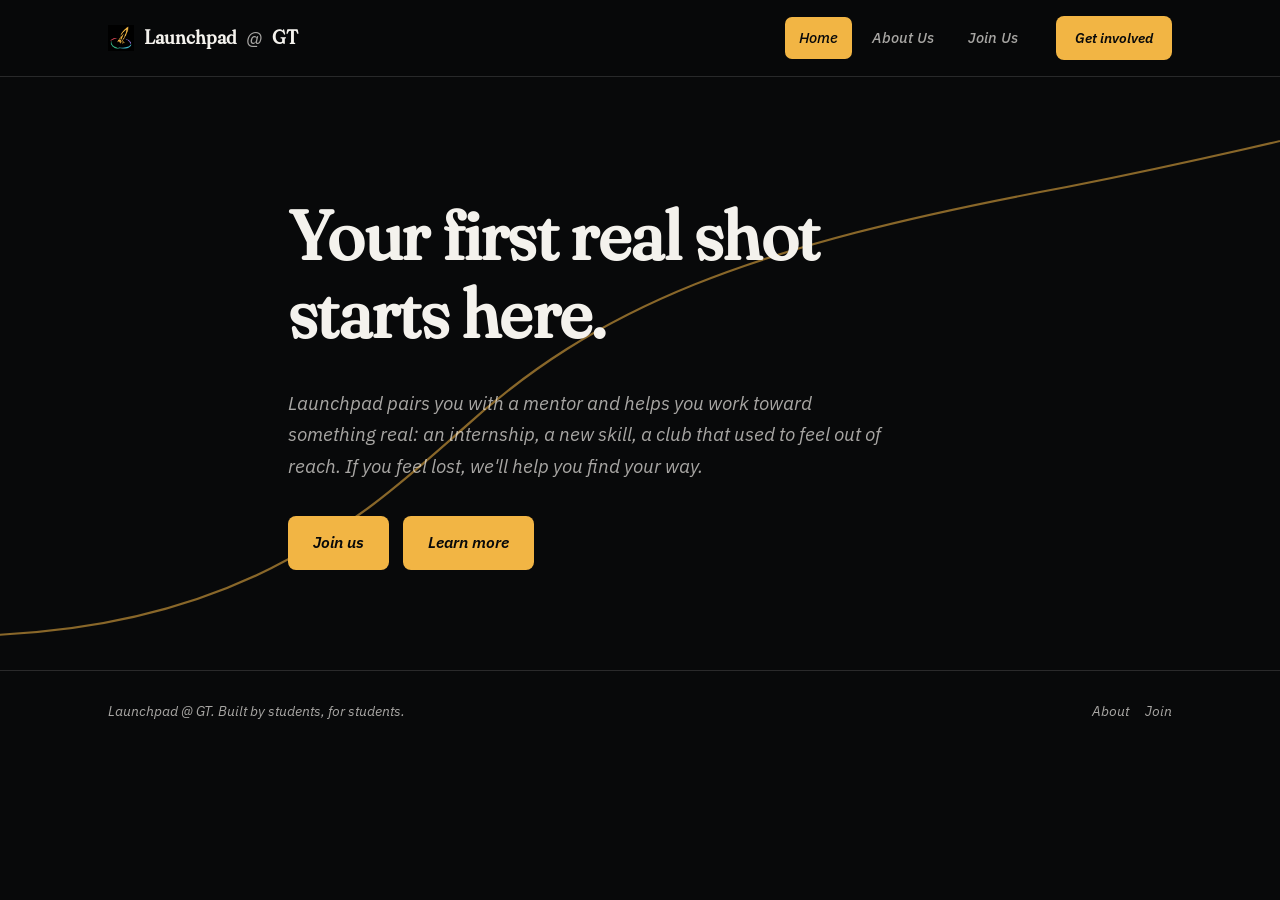
<file: index.html>
<!DOCTYPE html>
<html lang="en">
<head>
<meta charset="UTF-8">
<meta name="viewport" content="width=device-width, initial-scale=1.0">
<title>Launchpad @ GT</title>
<meta name="description" content="Launchpad @ GT is a mentee pipeline for students at Georgia Tech. We help you get real experience and build career skills, with support, not guarantees.">
<link rel="icon" href="Website Logo.png" type="image/png">
<link rel="stylesheet" href="style.css">
</head>
<body>

<div class="skip-link"><a href="#main">Skip to content</a></div>

<header class="site-header">
  <div class="wrap header-inner">
    <a class="brand" href="index.html">
      <img class="brand-mark" src="Website Logo.png" alt="Launchpad @ GT logo">
      Launchpad <span class="brand-at">@</span> GT
    </a>
    <nav class="site-nav" aria-label="Primary">
      <a href="index.html" aria-current="page">Home</a>
      <a href="about.html">About Us</a>
      <a href="join.html">Join Us</a>
    </nav>
    <a class="btn btn-small btn-primary nav-cta" href="join.html">Get involved</a>
    <button class="menu-toggle" id="menuToggle" aria-expanded="false" aria-controls="mobileNav" aria-label="Open menu">
      <span></span><span></span><span></span>
    </button>
  </div>
  <nav class="mobile-nav" id="mobileNav" aria-label="Mobile">
    <a href="index.html" aria-current="page">Home</a>
    <a href="about.html">About Us</a>
    <a href="join.html">Join Us</a>
    <a href="join.html" class="btn btn-primary">Get involved</a>
  </nav>
</header>

<main id="main">

  <!-- HERO -->
  <section class="hero">
    <div class="hero-trajectory" aria-hidden="true">
      <svg viewBox="0 0 1200 700" preserveAspectRatio="none">
        <path id="trajectoryPath" d="M -40 660 C 220 660, 340 520, 430 420 C 560 270, 700 200, 1000 130 C 1120 100, 1220 70, 1320 40"
          fill="none" stroke="#F2B544" stroke-width="2.5" stroke-linecap="round"/>
        <circle id="trajectoryDot" r="6" fill="#F2B544"/>
      </svg>
    </div>

    <div class="wrap hero-inner">
      <h1>Your first real shot<br>starts here.</h1>
      <p class="hero-sub">
        Launchpad pairs you with a mentor and helps you work toward something real:
        an internship, a new skill, a club that used to feel out of reach.
        If you feel lost, we'll help you find your way.
      </p>
      <div class="hero-actions">
        <a href="join.html" class="btn btn-primary">Join us</a>
        <a href="about.html" class="btn btn-primary">Learn more</a>


      </div>
    </div>
  </section>

 
</main>

<footer class="site-footer">
  <div class="wrap footer-inner">
    <span>Launchpad @ GT. Built by students, for students.</span>
    <span class="footer-links">
      <a href="about.html">About</a>
      <a href="join.html">Join</a>
    </span>
  </div>
</footer>

<script src="script.js"></script>
</body>
</html>
</file>
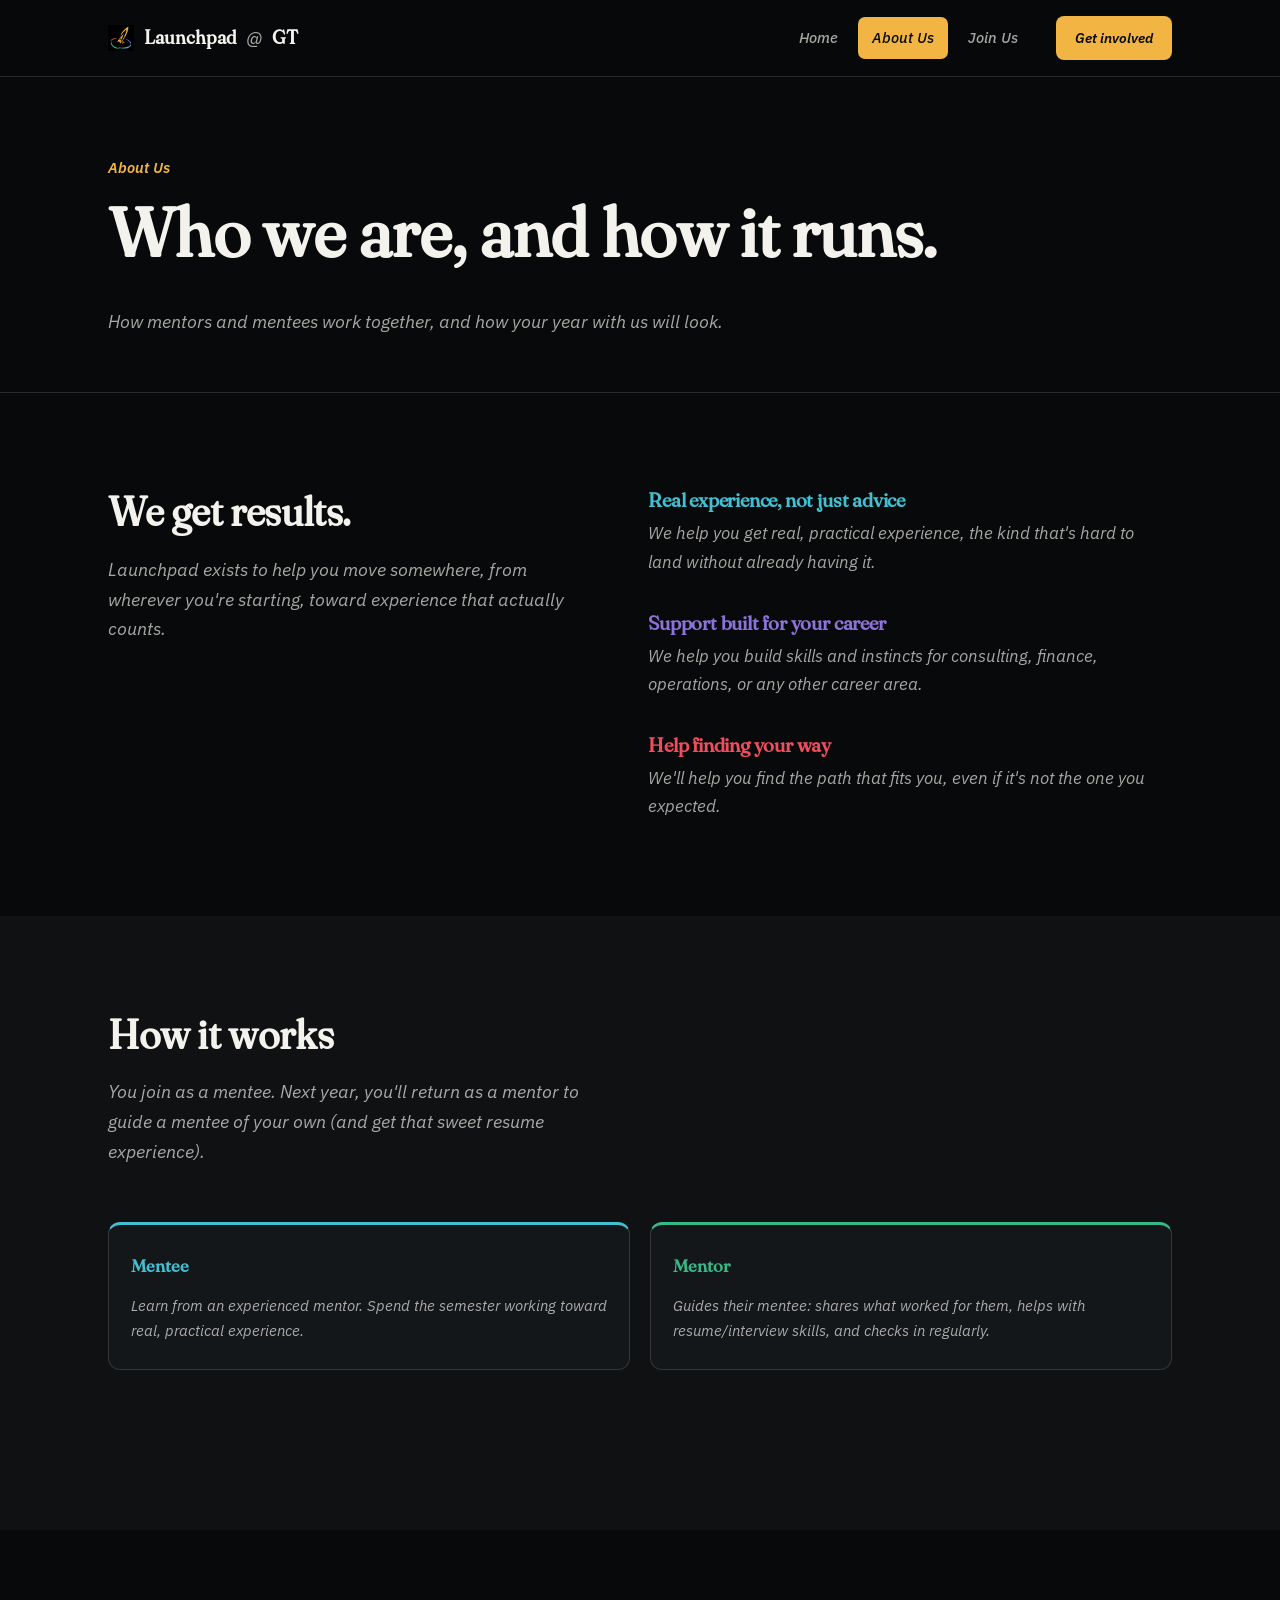
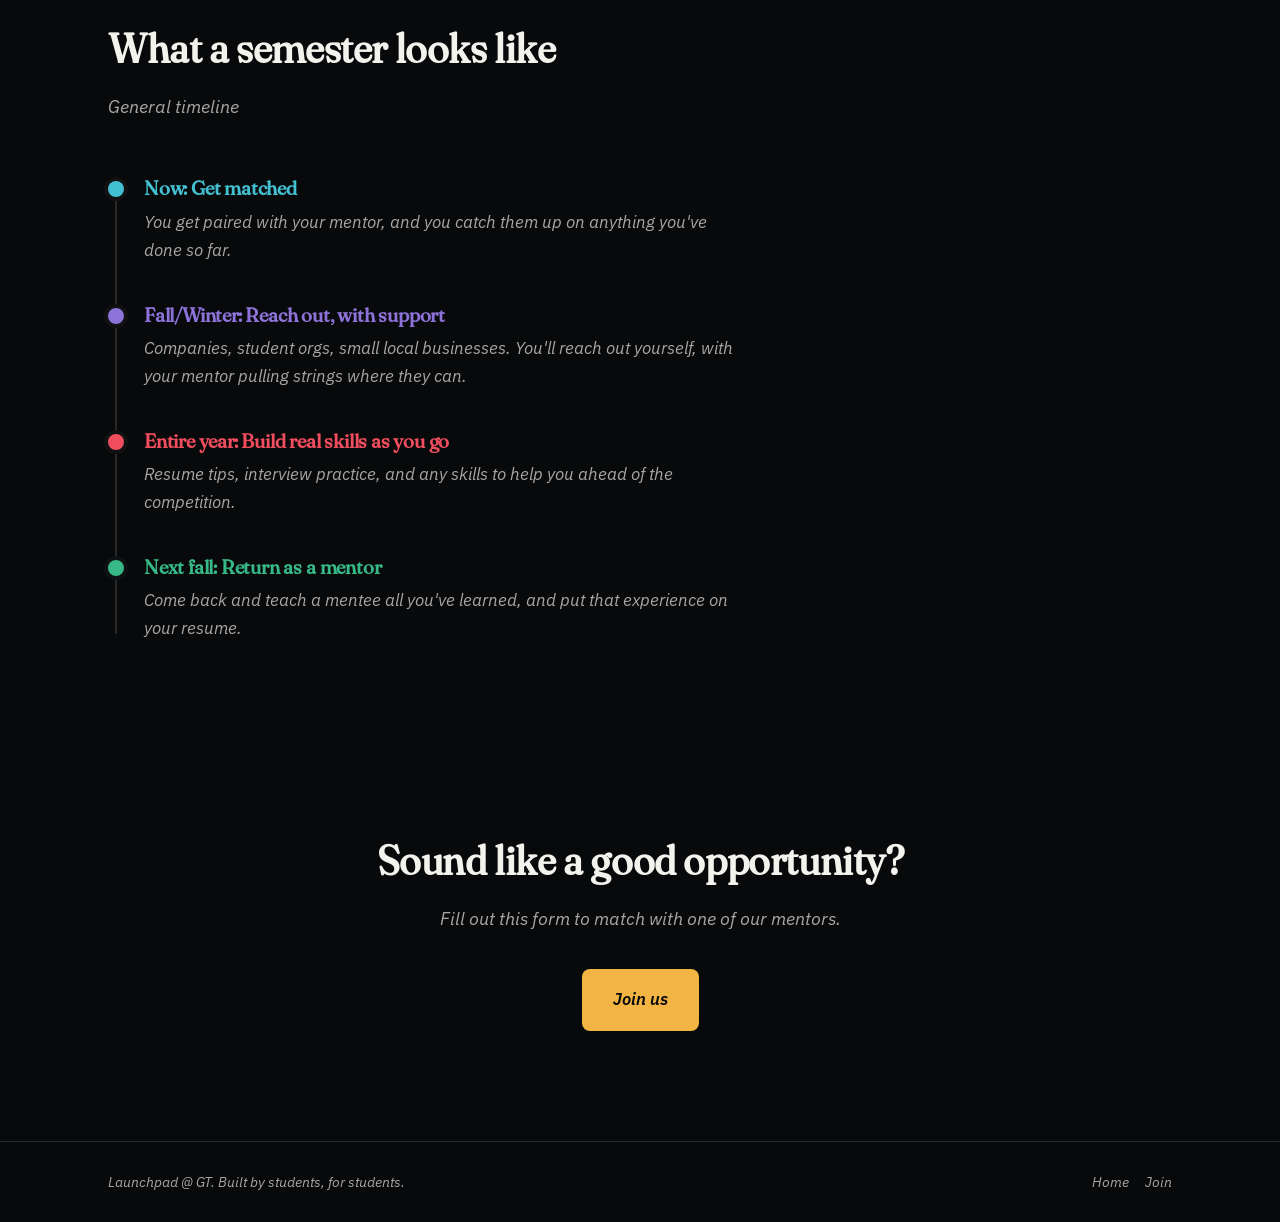
<file: about.html>
<!DOCTYPE html>
<html lang="en">
<head>
<meta charset="UTF-8">
<meta name="viewport" content="width=device-width, initial-scale=1.0">
<title>About Us: Launchpad @ GT</title>
<meta name="description" content="What Launchpad @ GT is, how mentors and mentees work together, and what your semester will look like.">
<link rel="icon" href="Website Logo.png" type="image/png">
<link rel="stylesheet" href="style.css">
</head>
<body>

<div class="skip-link"><a href="#main">Skip to content</a></div>

<header class="site-header">
  <div class="wrap header-inner">
    <a class="brand" href="index.html">
      <img class="brand-mark" src="Website Logo.png" alt="Launchpad @ GT logo">
      Launchpad <span class="brand-at">@</span> GT
    </a>
    <nav class="site-nav" aria-label="Primary">
      <a href="index.html">Home</a>
      <a href="about.html" aria-current="page">About Us</a>
      <a href="join.html">Join Us</a>
    </nav>
    <a class="btn btn-small btn-primary nav-cta" href="join.html">Get involved</a>
    <button class="menu-toggle" id="menuToggle" aria-expanded="false" aria-controls="mobileNav" aria-label="Open menu">
      <span></span><span></span><span></span>
    </button>
  </div>
  <nav class="mobile-nav" id="mobileNav" aria-label="Mobile">
    <a href="index.html">Home</a>
    <a href="about.html" aria-current="page">About Us</a>
    <a href="join.html">Join Us</a>
    <a href="join.html" class="btn btn-primary">Get involved</a>
  </nav>
</header>

<main id="main">

  <section class="page-hero">
    <div class="wrap">
      <p class="eyebrow">About Us</p>
      <h1>Who we are, and how it runs.</h1>
      <p class="lede">
        How mentors and mentees work together, and how
        your year with us will look.
      </p>
    </div>
  </section>

  <!-- WHO WE ARE -->
  <section class="section" id="who">
    <div class="wrap who-grid">
      <div class="who-copy">
        <h2>We get results.</h2>
        <p class="lede">
          Launchpad exists to help you move somewhere, from wherever you're starting, toward
          experience that actually counts.
        </p>
      </div>
      <ul class="who-list">
        <li>
          <div>
            <h3 style="color:#42BFD0">Real experience, not just advice</h3>
            <p>We help you get real, practical experience, the kind that's hard to land without already having it.</p>
          </div>
        </li>
        <li>
          <div>
            <h3 style="color:#8D72D9">Support built for your career</h3>
            <p>We help you build skills and instincts for consulting, finance, operations, or any other career area.</p>
          </div>
        </li>
        <li>
          <div>
            <h3 style="color:#F04E5E">Help finding your way</h3>
            <p>We'll help you find the path that fits you, even if it's not the one you expected.</p>
          </div>
        </li>
      </ul>
    </div>
  </section>

  <!-- PIPELINE / ROLES -->
  <section class="section section-tint" id="pipeline">
    <div class="wrap">
      <div class="section-head">
        <h2>How it works</h2>
        <p class="lede">You join as a mentee. Next year, you'll return as a mentor to guide a mentee of your own (and get that sweet resume experience).</p>
      </div>

      <div class="roles">
        <div class="role-node" style="--accent:#42BFD0">
          <div class="role-badge">Mentee</div>
          <p>Learn from an experienced mentor. Spend the semester working toward real, practical experience.</p>
        </div>
        <div class="role-node" style="--accent:#36B887">
          <div class="role-badge">Mentor</div>
          <p>Guides their mentee: shares what worked for them, helps with resume/interview skills, and checks in regularly.</p>
        </div>
      </div>
    </div>
  </section>

  <!-- TIMELINE -->
  <section class="section" id="timeline">
    <div class="wrap">
      <div class="section-head">
        <h2>What a semester looks like</h2>
        <p class="lede">General timeline</p>
      </div>

      <ol class="timeline">
        <li style="--accent:#42BFD0">
          <span class="timeline-dot"></span>
          <div class="timeline-body">
            <h3>Now: Get matched</h3>
            <p>You get paired with your mentor, and you catch them up on anything you've done so far.</p>
          </div>
        </li>
        <li style="--accent:#8D72D9">
          <span class="timeline-dot"></span>
          <div class="timeline-body">
            <h3>Fall/Winter: Reach out, with support</h3>
            <p>Companies, student orgs, small local businesses. You'll reach out yourself, with your mentor pulling strings where they can.</p>
          </div>
        </li>
        <li style="--accent:#F04E5E">
          <span class="timeline-dot"></span>
          <div class="timeline-body">
            <h3>Entire year: Build real skills as you go</h3>
            <p>Resume tips, interview practice, and any skills to help you ahead of the competition.</p>
          </div>
        </li>
        <li style="--accent:#36B887">
          <span class="timeline-dot"></span>
          <div class="timeline-body">
            <h3>Next fall: Return as a mentor</h3>
            <p>Come back and teach a mentee all you've learned, and put that experience on your resume.</p>
          </div>
        </li>
      </ol>
    </div>
  </section>

  <!-- CTA -->
  <section class="cta-band">
    <div class="wrap cta-band-inner">
      <h2>Sound like a good opportunity?</h2>
      <p class="lede">Fill out this form to match with one of our mentors.</p>
      <div class="cta-actions">
        <a class="btn btn-primary btn-large" href="join.html">Join us</a>
      </div>
    </div>
  </section>

</main>

<footer class="site-footer">
  <div class="wrap footer-inner">
    <span>Launchpad @ GT. Built by students, for students.</span>
    <span class="footer-links">
      <a href="index.html">Home</a>
      <a href="join.html">Join</a>
    </span>
  </div>
</footer>

<script src="script.js"></script>
</body>
</html>
</file>
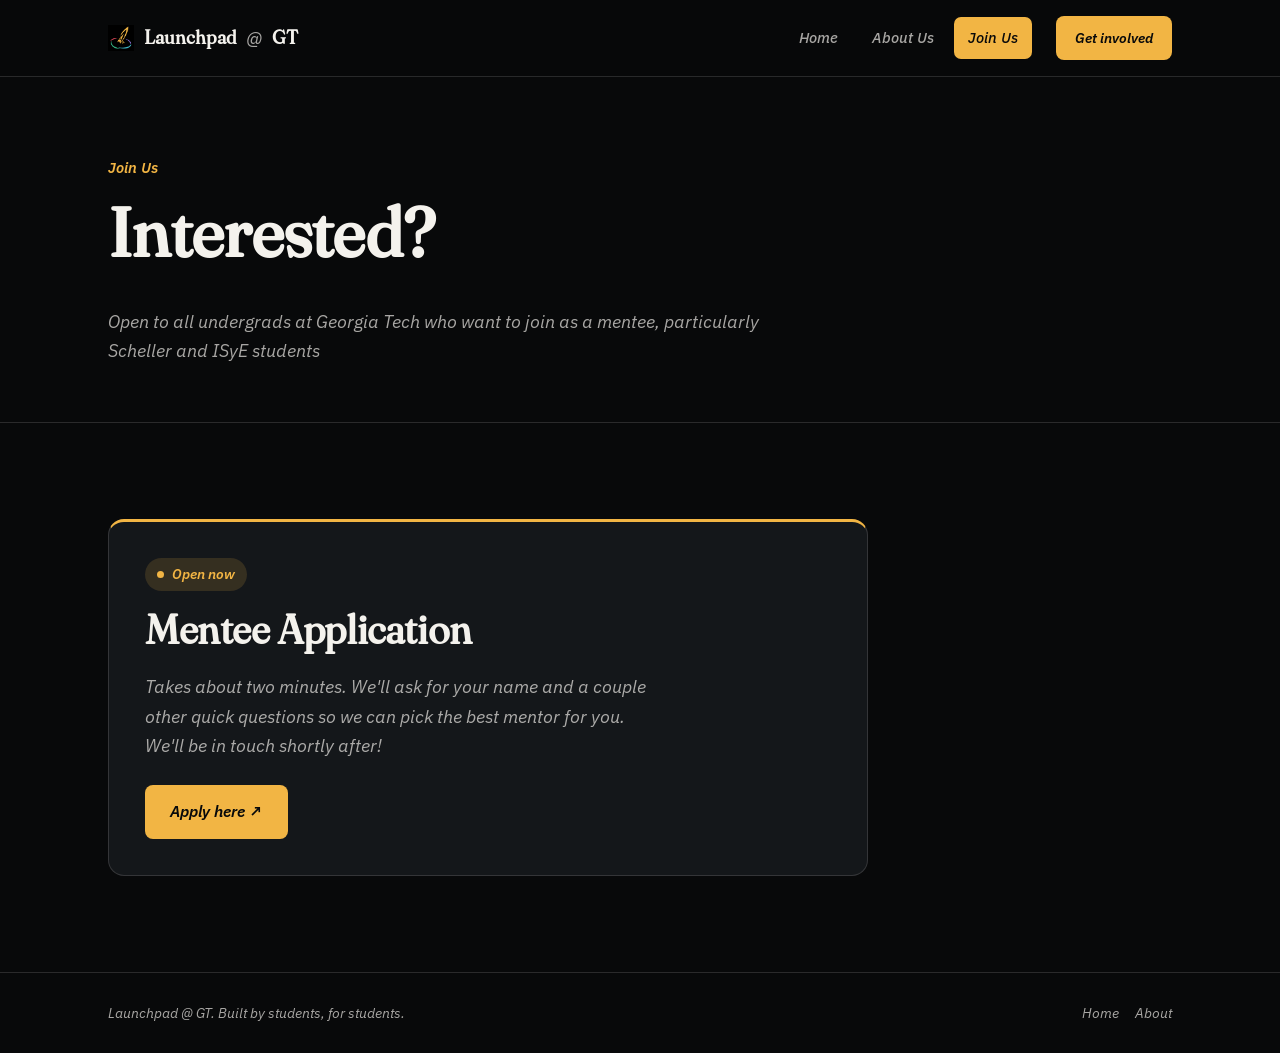
<file: join.html>
<!DOCTYPE html>
<html lang="en">
<head>
<meta charset="UTF-8">
<meta name="viewport" content="width=device-width, initial-scale=1.0">
<title>Join Us: Launchpad @ GT</title>
<meta name="description" content="Fill out the Launchpad @ GT application to join as a mentee.">
<link rel="icon" href="Website Logo.png" type="image/png">
<link rel="stylesheet" href="style.css">
</head>
<body>

<div class="skip-link"><a href="#main">Skip to content</a></div>

<header class="site-header">
  <div class="wrap header-inner">
    <a class="brand" href="index.html">
      <img class="brand-mark" src="Website Logo.png" alt="Launchpad @ GT logo">
      Launchpad <span class="brand-at">@</span> GT
    </a>
    <nav class="site-nav" aria-label="Primary">
      <a href="index.html">Home</a>
      <a href="about.html">About Us</a>
      <a href="join.html" aria-current="page">Join Us</a>
    </nav>
    <a class="btn btn-small btn-primary nav-cta" href="join.html">Get involved</a>
    <button class="menu-toggle" id="menuToggle" aria-expanded="false" aria-controls="mobileNav" aria-label="Open menu">
      <span></span><span></span><span></span>
    </button>
  </div>
  <nav class="mobile-nav" id="mobileNav" aria-label="Mobile">
    <a href="index.html">Home</a>
    <a href="about.html">About Us</a>
    <a href="join.html" aria-current="page">Join Us</a>
    <a href="join.html" class="btn btn-primary">Get involved</a>
  </nav>
</header>

<main id="main">

  <section class="page-hero">
    <div class="wrap">
      <p class="eyebrow">Join Us</p>
      <h1>Interested?</h1>
      <p class="lede">
        Open to all undergrads at Georgia Tech who want to join as a mentee, particularly Scheller and ISyE students
      </p>
    </div>
  </section>

  <section class="section">
    <div class="wrap join-sections">

      <!-- APPLICATION: OPEN NOW -->
      <div class="form-card is-open">
        <span class="form-status open"><span class="dot"></span>Open now</span>
        <h2>Mentee Application</h2>
        <p class="lede" style="margin-bottom:0;">
          Takes about two minutes. We'll ask for your name and a couple
          other quick questions so we can pick the best mentor for you.
          We'll be in touch shortly after!
        </p>
        <div style="margin-top:24px; display:flex; gap:14px; flex-wrap:wrap;">
          <a class="btn btn-primary" href="https://docs.google.com/forms/d/e/1FAIpQLSc1DKhWwj-8DT7sg8zHjoCsRxe5hPAPkyyf8qrt_98BC-T6mw/viewform?usp=sharing&ouid=116198448071888334421" target="_blank" rel="noopener">Apply here ↗</a>
        </div>

      </div>
    </div>
  </section>

</main>

<footer class="site-footer">
  <div class="wrap footer-inner">
    <span>Launchpad @ GT. Built by students, for students.</span>
    <span class="footer-links">
      <a href="index.html">Home</a>
      <a href="about.html">About</a>
    </span>
  </div>
</footer>

<script src="script.js"></script>
</body>
</html>
</file>
<file: style.css>
/* ---------------------------------------------------------
   Launchpad @ GT fonts
--------------------------------------------------------- */
@font-face{
  font-family: 'Fraunces';
  src: url('Fraunces72pt-Regular.ttf') format('truetype');
  font-weight: 400;
  font-style: normal;
  font-display: swap;
}


@font-face{
  font-family: 'IBM Plex Sans';
  src: url('IBMPlexSans-Italic-VariableFont_wdth_wght.ttf') format('truetype-variations');
  font-weight: 100 700;
  font-style: italic;
  font-display: swap;
}

/* ---------------------------------------------------------
   Tokens
--------------------------------------------------------- */
:root{
  --black: #08090A;
  --panel: #0F1113;
  --panel-2: #14171A;
  --white: #F4F2ED;
  --white-dim: rgba(244,242,237,0.68);
  --white-faint: rgba(244,242,237,0.14);
  --amber: #F2B544;
  --coral: #F04E5E;
  --jade: #36B887;
  --iris: #8D72D9;
  --cyan: #42BFD0;

  --font-display: 'Fraunces', Georgia, serif;
  --font-body: 'IBM Plex Sans', 'Inter', sans-serif;

  --wrap: 1120px;
}

*{ box-sizing: border-box; }
html{ scroll-behavior: smooth; }

body{
  margin:0;
  background: var(--black);
  color: var(--white);
  font-family: var(--font-body);
  font-size: 17px;
  line-height: 1.65;
  -webkit-font-smoothing: antialiased;
}

@media (prefers-reduced-motion: reduce){
  html{ scroll-behavior: auto; }
  *, *::before, *::after{ animation-duration: 0.01ms !important; animation-iteration-count: 1 !important; transition-duration: 0.01ms !important; }
}

h1,h2,h3{
  font-family: var(--font-display);
  font-weight: 600;
  line-height: 1.14;
  margin: 0 0 0.5em;
  letter-spacing: -0.01em;
  color: var(--white);
}
h1{ font-size: clamp(2.6rem, 6vw, 4.3rem); font-weight: 600; }
h2{ font-size: clamp(1.9rem, 3.4vw, 2.5rem); }
h3{ font-size: 1.22rem; font-weight: 600; margin-bottom: 0.4em; }

p{ margin: 0 0 1em; }
.lede{ font-size: 1.12rem; color: var(--white-dim); max-width: 46ch; }

a{ color: inherit; }

.wrap{
  max-width: var(--wrap);
  margin: 0 auto;
  padding: 0 28px;
}

.skip-link a{
  position:absolute; left:-999px; top:auto;
  background: var(--amber); color: var(--black);
  padding: 10px 16px; z-index: 1000; border-radius: 6px;
}
.skip-link a:focus{ left: 16px; top: 16px; }

:focus-visible{
  outline: 2px solid var(--amber);
  outline-offset: 3px;
}

/* ---------------------------------------------------------
   Buttons
--------------------------------------------------------- */
.btn{
  display: inline-flex;
  align-items: center;
  justify-content: center;
  gap: 8px;
  padding: 13px 24px;
  border-radius: 8px;
  font-family: var(--font-body);
  font-weight: 600;
  font-size: 0.98rem;
  text-decoration: none;
  border: 1.5px solid transparent;
  transition: transform 0.15s ease, background 0.15s ease, border-color 0.15s ease;
  cursor: pointer;
  white-space: nowrap;
}
.btn:hover{ transform: translateY(-1px); }
.btn-primary{ background: var(--amber); color: var(--black); }
.btn-primary:hover{ background: #f7c469; }
.btn-ghost{ background: transparent; border-color: var(--white-faint); color: var(--white); }
.btn-ghost:hover{ border-color: var(--white); }
.btn-small{ padding: 9px 18px; font-size: 0.9rem; }
.btn-large{ padding: 16px 30px; font-size: 1.05rem; }
.btn[disabled], .btn.is-disabled{
  opacity: 0.45;
  cursor: not-allowed;
  pointer-events: none;
}

/* ---------------------------------------------------------
   Header / tabs
--------------------------------------------------------- */
.site-header{
  position: sticky;
  top: 0;
  z-index: 100;
  background: rgba(8,9,10,0.86);
  backdrop-filter: blur(10px);
  border-bottom: 1px solid var(--white-faint);
}
.header-inner{
  display: flex;
  align-items: center;
  gap: 24px;
  height: 76px;
}
.brand{
  display: flex;
  align-items: center;
  gap: 10px;
  font-family: var(--font-display);
  font-weight: 600;
  font-size: 1.2rem;
  text-decoration: none;
  color: var(--white);
  margin-right: auto;
}
.brand-mark{ width: 26px; height: 26px; display:block; }
.brand-at{ color: var(--white-dim); font-family: var(--font-body); font-weight: 400; }

.site-nav{
  display: flex;
  gap: 6px;
}
.site-nav a{
  text-decoration: none;
  color: var(--white-dim);
  font-size: 0.96rem;
  font-weight: 500;
  padding: 8px 14px;
  border-radius: 7px;
  transition: color 0.15s ease, background 0.15s ease;
}
.site-nav a:hover{ color: var(--white); background: var(--white-faint); }
.site-nav a[aria-current="page"]{ color: var(--black); background: var(--amber); }

.menu-toggle{
  display: none;
  flex-direction: column;
  justify-content: center;
  gap: 5px;
  width: 40px;
  height: 40px;
  background: none;
  border: none;
  cursor: pointer;
}
.menu-toggle span{
  width: 22px;
  height: 2px;
  background: var(--white);
  display: block;
  transition: transform 0.2s ease, opacity 0.2s ease;
}
.menu-toggle[aria-expanded="true"] span:nth-child(1){ transform: translateY(7px) rotate(45deg); }
.menu-toggle[aria-expanded="true"] span:nth-child(2){ opacity: 0; }
.menu-toggle[aria-expanded="true"] span:nth-child(3){ transform: translateY(-7px) rotate(-45deg); }

.mobile-nav{
  display: none;
  flex-direction: column;
  gap: 2px;
  padding: 8px 28px 22px;
  border-bottom: 1px solid var(--white-faint);
}
.mobile-nav a{
  padding: 12px 0;
  text-decoration: none;
  color: var(--white-dim);
  border-bottom: 1px solid var(--white-faint);
}
.mobile-nav a[aria-current="page"]{ color: var(--amber); }
.mobile-nav a:last-child{ border-bottom: none; margin-top: 10px; text-align:center; color: var(--black); }

@media (max-width: 820px){
  .site-nav, .nav-cta{ display: none; }
  .menu-toggle{ display: flex; }
  .mobile-nav.open{ display: flex; }
}

/* ---------------------------------------------------------
   Hero
--------------------------------------------------------- */
.hero{
  position: relative;
  padding: 120px 0 100px;
  overflow: hidden;
}
.hero-trajectory{
  position: absolute;
  inset: 0;
  pointer-events: none;
}
.hero-trajectory svg{ width: 100%; height: 100%; }
#trajectoryPath{
  stroke-dasharray: 1600;
  stroke-dashoffset: 1600;
  animation: draw 2.4s cubic-bezier(.4,0,.2,1) 0.2s forwards;
  opacity: 0.55;
}
#trajectoryDot{
  offset-path: path("M -40 660 C 220 660, 340 520, 430 420 C 560 270, 700 200, 1000 130 C 1120 100, 1220 70, 1320 40");
  animation: travel 2.4s cubic-bezier(.4,0,.2,1) 0.2s forwards;
  opacity: 0;
}
@keyframes draw{ to{ stroke-dashoffset: 0; } }
@keyframes travel{
  0%{ offset-distance: 0%; opacity: 1; }
  99%{ offset-distance: 100%; opacity: 1; }
  100%{ offset-distance: 100%; opacity: 0; }
}
@media (prefers-reduced-motion: reduce){
  #trajectoryPath{ stroke-dashoffset: 0; animation: none; opacity: 0.35; }
  #trajectoryDot{ display: none; }
}

.hero-inner{ position: relative; z-index: 1; max-width: 760px; }
.eyebrow{
  color: var(--amber);
  font-weight: 600;
  font-size: 0.95rem;
  margin-bottom: 18px;
}
.hero-sub{
  font-size: 1.18rem;
  color: var(--white-dim);
  max-width: 54ch;
  margin-bottom: 34px;
}
.hero-actions{
  display: flex;
  gap: 14px;
  flex-wrap: wrap;
}

/* Smaller page-header hero used on About / Join */
.page-hero{
  padding: 78px 0 56px;
  border-bottom: 1px solid var(--white-faint);
}
.page-hero .eyebrow{ margin-bottom: 14px; }
.page-hero .lede{ max-width: 60ch; margin: 0; }

/* ---------------------------------------------------------
   Sections (generic)
--------------------------------------------------------- */
.section{ padding: 96px 0; }
.section-tint{ background: var(--panel); }
.section-head{ max-width: 640px; margin-bottom: 56px; }

/* ---------------------------------------------------------
   Who we are
--------------------------------------------------------- */
.who-grid{
  display: grid;
  grid-template-columns: 1fr 1.1fr;
  gap: 64px;
  align-items: start;
}
.who-copy{ position: sticky; top: 118px; }
.who-list{
  list-style: none;
  margin: 0;
  padding: 0;
  display: flex;
  flex-direction: column;
  gap: 36px;
}
.who-list li{ display: flex; gap: 20px; align-items: flex-start; }
.who-list p{ color: var(--white-dim); margin: 0; }

@media (max-width: 860px){
  .who-grid{ grid-template-columns: 1fr; gap: 32px; }
  .who-copy{ position: static; }
}

/* ---------------------------------------------------------
   Roles / pipeline
--------------------------------------------------------- */
.roles{
  display: flex;
  align-items: stretch;
  gap: 20px;
  margin-bottom: 64px;
}
.role-node{
  flex: 1;
  background: var(--panel-2);
  border: 1px solid var(--white-faint);
  border-top: 3px solid var(--accent);
  border-radius: 12px;
  padding: 26px 22px;
}
.role-badge{
  display: inline-block;
  font-family: var(--font-display);
  font-weight: 600;
  font-size: 1.12rem;
  color: var(--accent);
  margin-bottom: 12px;
}
.role-node p{ color: var(--white-dim); margin: 0; font-size: 0.96rem; }

@media (max-width: 860px){ .roles{ flex-direction: column; } }

/* ---------------------------------------------------------
   Timeline
--------------------------------------------------------- */
.timeline{
  list-style: none;
  margin: 0;
  padding: 0;
  position: relative;
  max-width: 640px;
}
.timeline::before{
  content: "";
  position: absolute;
  left: 7px;
  top: 8px;
  bottom: 8px;
  width: 2px;
  background: var(--white-faint);
}
.timeline li{ position: relative; padding-left: 36px; padding-bottom: 40px; }
.timeline li:last-child{ padding-bottom: 0; }
.timeline-dot{
  position: absolute;
  left: 0;
  top: 4px;
  width: 16px;
  height: 16px;
  border-radius: 50%;
  background: var(--accent);
  box-shadow: 0 0 0 4px var(--panel);
}
.timeline-body h3{ color: var(--accent); }
.timeline-body p{ color: var(--white-dim); margin: 0; }

/* ---------------------------------------------------------
   Join Us form section
--------------------------------------------------------- */
.form-card{
  background: var(--panel-2);
  border: 1px solid var(--white-faint);
  border-radius: 16px;
  padding: 36px;
  max-width: 760px;
}
.form-card.is-open{ border-top: 3px solid var(--amber); }
.form-status{
  display: inline-flex;
  align-items: center;
  gap: 8px;
  font-size: 0.85rem;
  font-weight: 600;
  padding: 5px 12px;
  border-radius: 20px;
  margin-bottom: 16px;
}
.form-status.open{ background: rgba(242,181,68,0.15); color: var(--amber); }
.form-status .dot{ width: 7px; height: 7px; border-radius: 50%; background: currentColor; }

.form-embed-wrap{
  margin-top: 24px;
  border-radius: 10px;
  overflow: hidden;
  border: 1px solid var(--white-faint);
  background: var(--white);
}
.form-embed-wrap iframe{
  width: 100%;
  height: 900px;
  border: 0;
  display: block;
}
.form-fallback{
  font-size: 0.9rem;
  color: var(--white-dim);
  margin-top: 14px;
}

.join-sections{
  display: flex;
  flex-direction: column;
  gap: 40px;
}

/* ---------------------------------------------------------
   Generic CTA band
--------------------------------------------------------- */
.cta-band{
  text-align: center;
  padding: 100px 0 110px;
}
.cta-band-inner{ max-width: 600px; margin: 0 auto; }
.cta-band .lede{ margin: 0 auto 36px; }
.cta-actions{
  display: flex;
  gap: 16px;
  justify-content: center;
  flex-wrap: wrap;
}

/* ---------------------------------------------------------
   Footer
--------------------------------------------------------- */
.site-footer{
  border-top: 1px solid var(--white-faint);
  padding: 28px 0;
}
.footer-inner{
  display: flex;
  justify-content: space-between;
  flex-wrap: wrap;
  gap: 10px;
  color: var(--white-dim);
  font-size: 0.9rem;
}
.footer-links{ display: flex; gap: 16px; }
.footer-links a{ text-decoration: none; color: var(--white-dim); }
.footer-links a:hover{ color: var(--white); }
</file>
